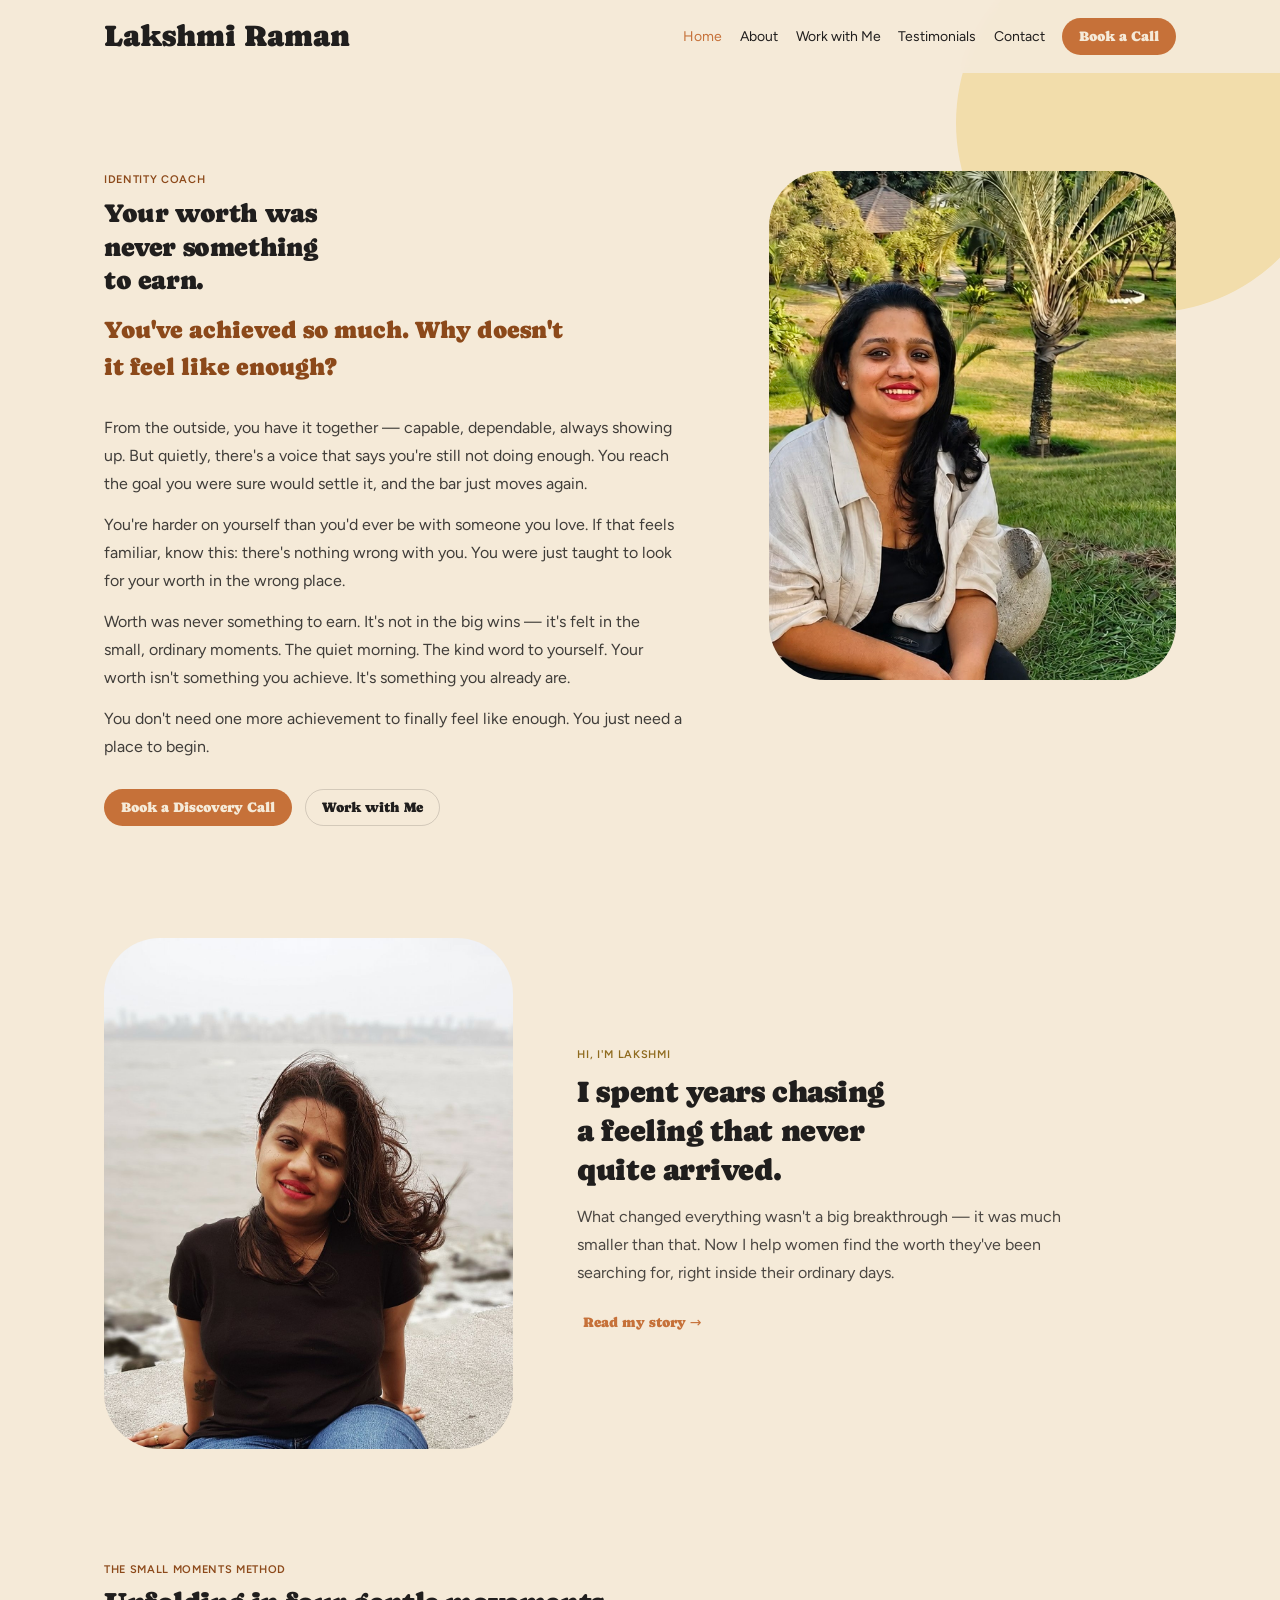
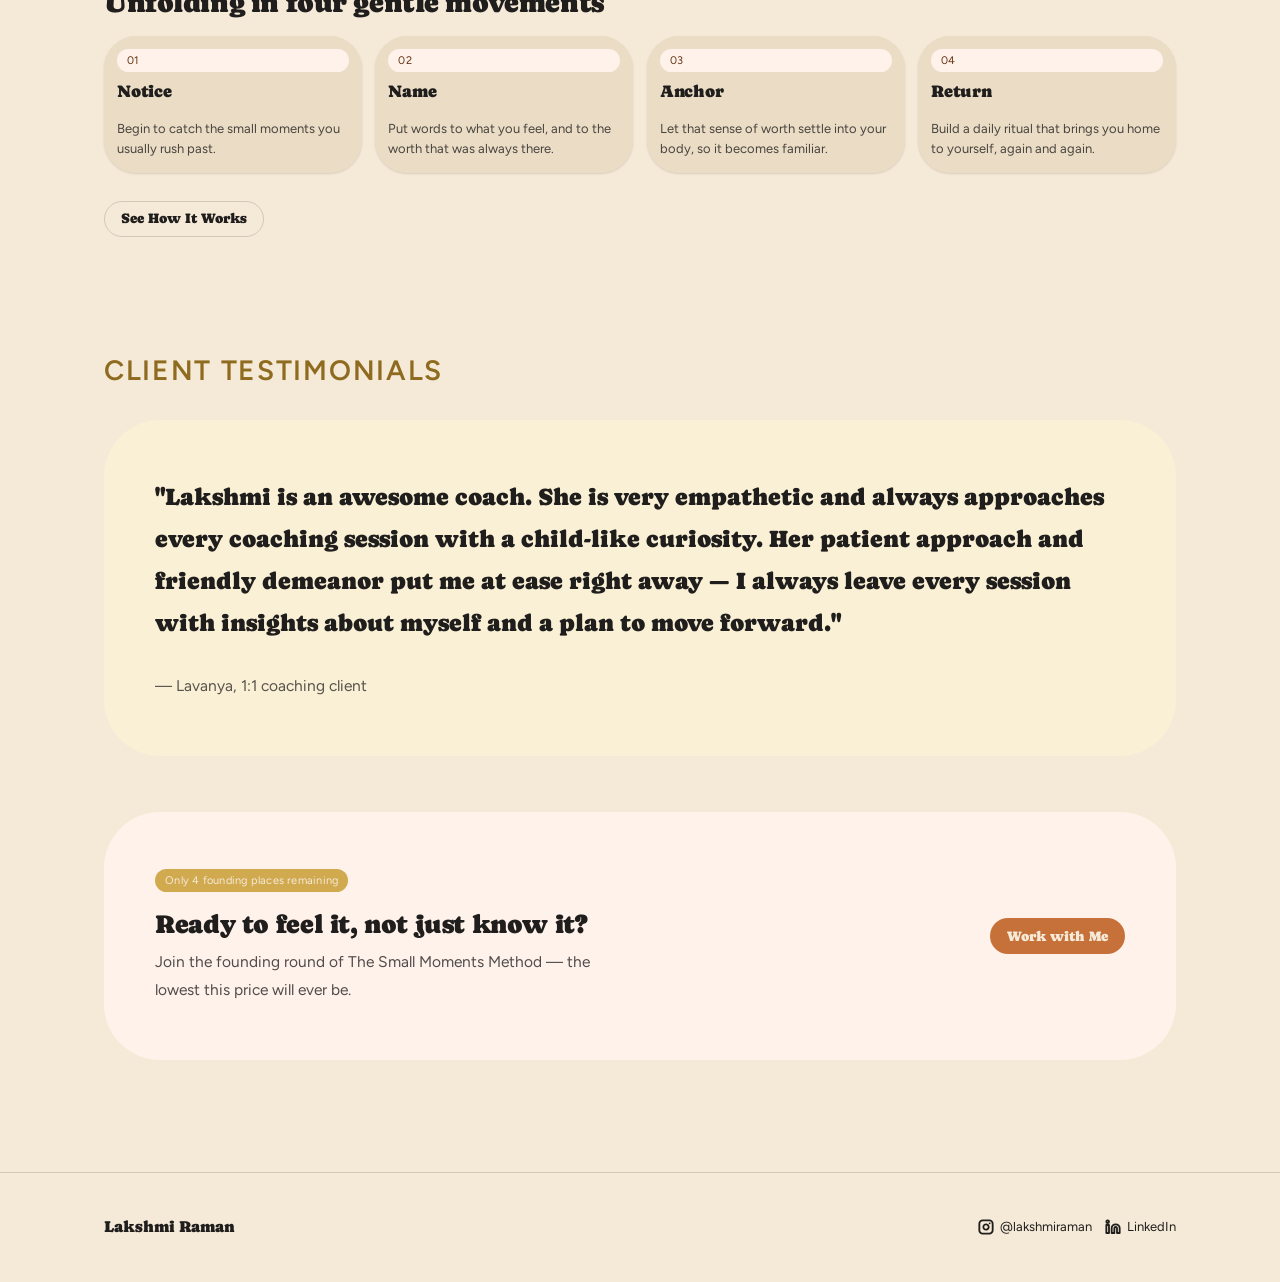
<file: index.html>
<!DOCTYPE html>
<html lang="en">
<head>
<meta charset="utf-8">
<meta name="viewport" content="width=device-width, initial-scale=1">
<title>Lakshmi Raman — The Small Moments Method</title>
<meta name="description" content="A gentle, four-week 1:1 identity coaching journey to help you feel your worth from the inside.">
<link rel="stylesheet" href="styles.css">
</head>
<body>

<nav class="nav">
  <a href="index.html" class="smm-link nav-brand">Lakshmi Raman</a>
  <a href="index.html" class="smm-link" aria-current="page">Home</a>
  <a href="about.html" class="smm-link">About</a>
  <a href="program.html" class="smm-link">Work with Me</a>
  <a href="testimonials.html" class="smm-link">Testimonials</a>
  <a href="contact.html" class="smm-link">Contact</a>
  <a href="contact.html" class="btn btn-primary smm-link">Book a Call</a>
</nav>

<div class="wrap">

  <section class="split top" style="position:relative;padding:calc(3.5 * var(--leading)) 0 calc(2 * var(--leading))">
    <div style="position:absolute;right:-160px;top:-140px;width:380px;height:380px;border-radius:50%;background:var(--color-accent-2-200);pointer-events:none;z-index:-1"></div>
    <div class="col-text" style="flex:3 1 380px">
      <span class="eyebrow">Identity Coach</span>
      <h1 style="font-size:26px;line-height:1.3;margin:0 0 var(--space-3);max-width:16ch">Your worth was never something to earn.</h1>
      <p style="font-family:var(--font-heading);font-weight:400;font-size:24px;color:var(--color-accent-700);margin:0 0 var(--leading);max-width:34ch">You've achieved so much. Why doesn't it feel like enough?</p>
      <div style="font-size:16px;line-height:var(--leading);color:color-mix(in srgb, var(--color-text) 85%, transparent);display:flex;flex-direction:column;gap:var(--space-3);max-width:58ch">
        <p style="margin:0">From the outside, you have it together — capable, dependable, always showing up. But quietly, there's a voice that says you're still not doing enough. You reach the goal you were sure would settle it, and the bar just moves again.</p>
        <p style="margin:0">You're harder on yourself than you'd ever be with someone you love. If that feels familiar, know this: there's nothing wrong with you. You were just taught to look for your worth in the wrong place.</p>
        <p style="margin:0">Worth was never something to earn. It's not in the big wins — it's felt in the small, ordinary moments. The quiet morning. The kind word to yourself. Your worth isn't something you achieve. It's something you already are.</p>
        <p style="margin:0">You don't need one more achievement to finally feel like enough. You just need a place to begin.</p>
      </div>
      <div style="display:flex;gap:var(--space-3);flex-wrap:wrap;margin-top:var(--leading)">
        <a href="contact.html" class="btn btn-primary smm-link">Book a Discovery Call</a>
        <a href="program.html" class="btn btn-secondary smm-link">Work with Me</a>
      </div>
    </div>
    <figure class="col-photo portrait" style="flex:2 1 260px;align-self:start"><img src="assets/lakshmi-photo-garden.jpg" alt="Lakshmi Raman" style="width:100%;height:100%;object-fit:cover"></figure>
  </section>

  <section class="split" style="padding:calc(2 * var(--leading)) 0">
    <figure class="col-photo portrait"><img src="assets/lakshmi-portrait.jpeg" alt="Lakshmi Raman" style="width:100%;height:100%;object-fit:cover"></figure>
    <div class="col-text">
      <span class="eyebrow sage">Hi, I'm Lakshmi</span>
      <h2 style="font-size:30px;line-height:calc(1.4 * var(--leading));margin:0 0 var(--space-3);max-width:22ch">I spent years chasing a feeling that never quite arrived.</h2>
      <p style="font-size:16px;line-height:var(--leading);color:color-mix(in srgb, var(--color-text) 80%, transparent);max-width:52ch;margin:0 0 var(--space-4)">What changed everything wasn't a big breakthrough — it was much smaller than that. Now I help women find the worth they've been searching for, right inside their ordinary days.</p>
      <a href="about.html" class="btn btn-ghost smm-link">Read my story →</a>
    </div>
  </section>

  <section style="padding:calc(2 * var(--leading)) 0">
    <span class="eyebrow">The Small Moments Method</span>
    <h2 style="font-size:28px;margin:0 0 var(--space-4);max-width:36ch">Unfolding in four gentle movements</h2>
    <div class="grid-4">
      <div class="card elev-sm">
        <span class="tag tag-accent">01</span>
        <h3 class="card-title">Notice</h3>
        <p class="card-body">Begin to catch the small moments you usually rush past.</p>
      </div>
      <div class="card elev-sm">
        <span class="tag tag-accent">02</span>
        <h3 class="card-title">Name</h3>
        <p class="card-body">Put words to what you feel, and to the worth that was always there.</p>
      </div>
      <div class="card elev-sm">
        <span class="tag tag-accent">03</span>
        <h3 class="card-title">Anchor</h3>
        <p class="card-body">Let that sense of worth settle into your body, so it becomes familiar.</p>
      </div>
      <div class="card elev-sm">
        <span class="tag tag-accent">04</span>
        <h3 class="card-title">Return</h3>
        <p class="card-body">Build a daily ritual that brings you home to yourself, again and again.</p>
      </div>
    </div>
    <div style="margin-top:var(--leading)">
      <a href="program.html" class="btn btn-secondary smm-link">See How It Works</a>
    </div>
  </section>

  <section style="padding:calc(2 * var(--leading)) 0" id="testimonials">
    <span class="eyebrow sage" style="font-size:28px;margin:0 0 var(--leading)">Client Testimonials</span>
    <div class="grid-testimonials">
      <figure class="panel panel-sage testimonial-card" style="margin:0">
        <blockquote style="font-family:var(--font-heading);font-weight:400;font-size:clamp(20px, 2vw, 24px);line-height:calc(1.5 * var(--leading));margin:0">"Lakshmi is an awesome coach. She is very empathetic and always approaches every coaching session with a child-like curiosity. Her patient approach and friendly demeanor put me at ease right away — I always leave every session with insights about myself and a plan to move forward."</blockquote>
        <figcaption style="font-size:15.5px;line-height:var(--leading);color:color-mix(in srgb, var(--color-text) 75%, transparent);margin:var(--leading) 0 0">— Lavanya, 1:1 coaching client</figcaption>
      </figure>
      <!-- Add the next testimonial by copying the <figure class="panel panel-sage"> block above and editing the quote + name. -->
    </div>
  </section>

  <section style="padding:0 0 calc(3 * var(--leading))">
    <div class="panel panel-accent" style="display:flex;flex-wrap:wrap;gap:var(--leading);align-items:center;justify-content:space-between">
      <div>
        <span class="tag" style="background:var(--color-accent-2-500);color:var(--color-bg);margin-bottom:var(--space-2);display:inline-flex">Only 4 founding places remaining</span>
        <h3 style="font-size:26px;margin:var(--space-2) 0 var(--space-2)">Ready to feel it, not just know it?</h3>
        <p style="font-size:15.5px;line-height:var(--leading);color:color-mix(in srgb, var(--color-text) 78%, transparent);margin:0;max-width:48ch">Join the founding round of The Small Moments Method — the lowest this price will ever be.</p>
      </div>
      <a href="program.html" class="btn btn-primary smm-link">Work with Me</a>
    </div>
  </section>

</div>

<footer>
  <div class="wrap footer-inner">
    <span style="font-family:var(--font-heading);font-size:16px">Lakshmi Raman</span>
    <div style="display:flex;gap:var(--space-3);align-items:center">
      <a href="https://instagram.com/lakshmiraman" target="_blank" rel="noopener" class="smm-link" style="font-size:13px;display:flex;align-items:center;gap:6px"><svg width="16" height="16" viewBox="0 0 24 24" fill="none" stroke="currentColor" stroke-width="2.75" stroke-linecap="round" stroke-linejoin="round"><rect width="20" height="20" x="2" y="2" rx="5" ry="5"></rect><path d="M16 11.37A4 4 0 1 1 12.63 8 4 4 0 0 1 16 11.37z"></path><line x1="17.5" x2="17.51" y1="6.5" y2="6.5"></line></svg> @lakshmiraman</a>
      <a href="https://www.linkedin.com/in/lakshmi-raman-5a0a5632/" target="_blank" rel="noopener" class="smm-link" style="font-size:13px;display:flex;align-items:center;gap:6px"><svg width="16" height="16" viewBox="0 0 24 24" fill="none" stroke="currentColor" stroke-width="2.75" stroke-linecap="round" stroke-linejoin="round"><path d="M16 8a6 6 0 0 1 6 6v7h-4v-7a2 2 0 0 0-2-2 2 2 0 0 0-2 2v7h-4v-7a6 6 0 0 1 6-6z"></path><rect width="4" height="12" x="2" y="9"></rect><circle cx="4" cy="4" r="2"></circle></svg> LinkedIn</a>
    </div>
  </div>
</footer>

</body>
</html>
</file>
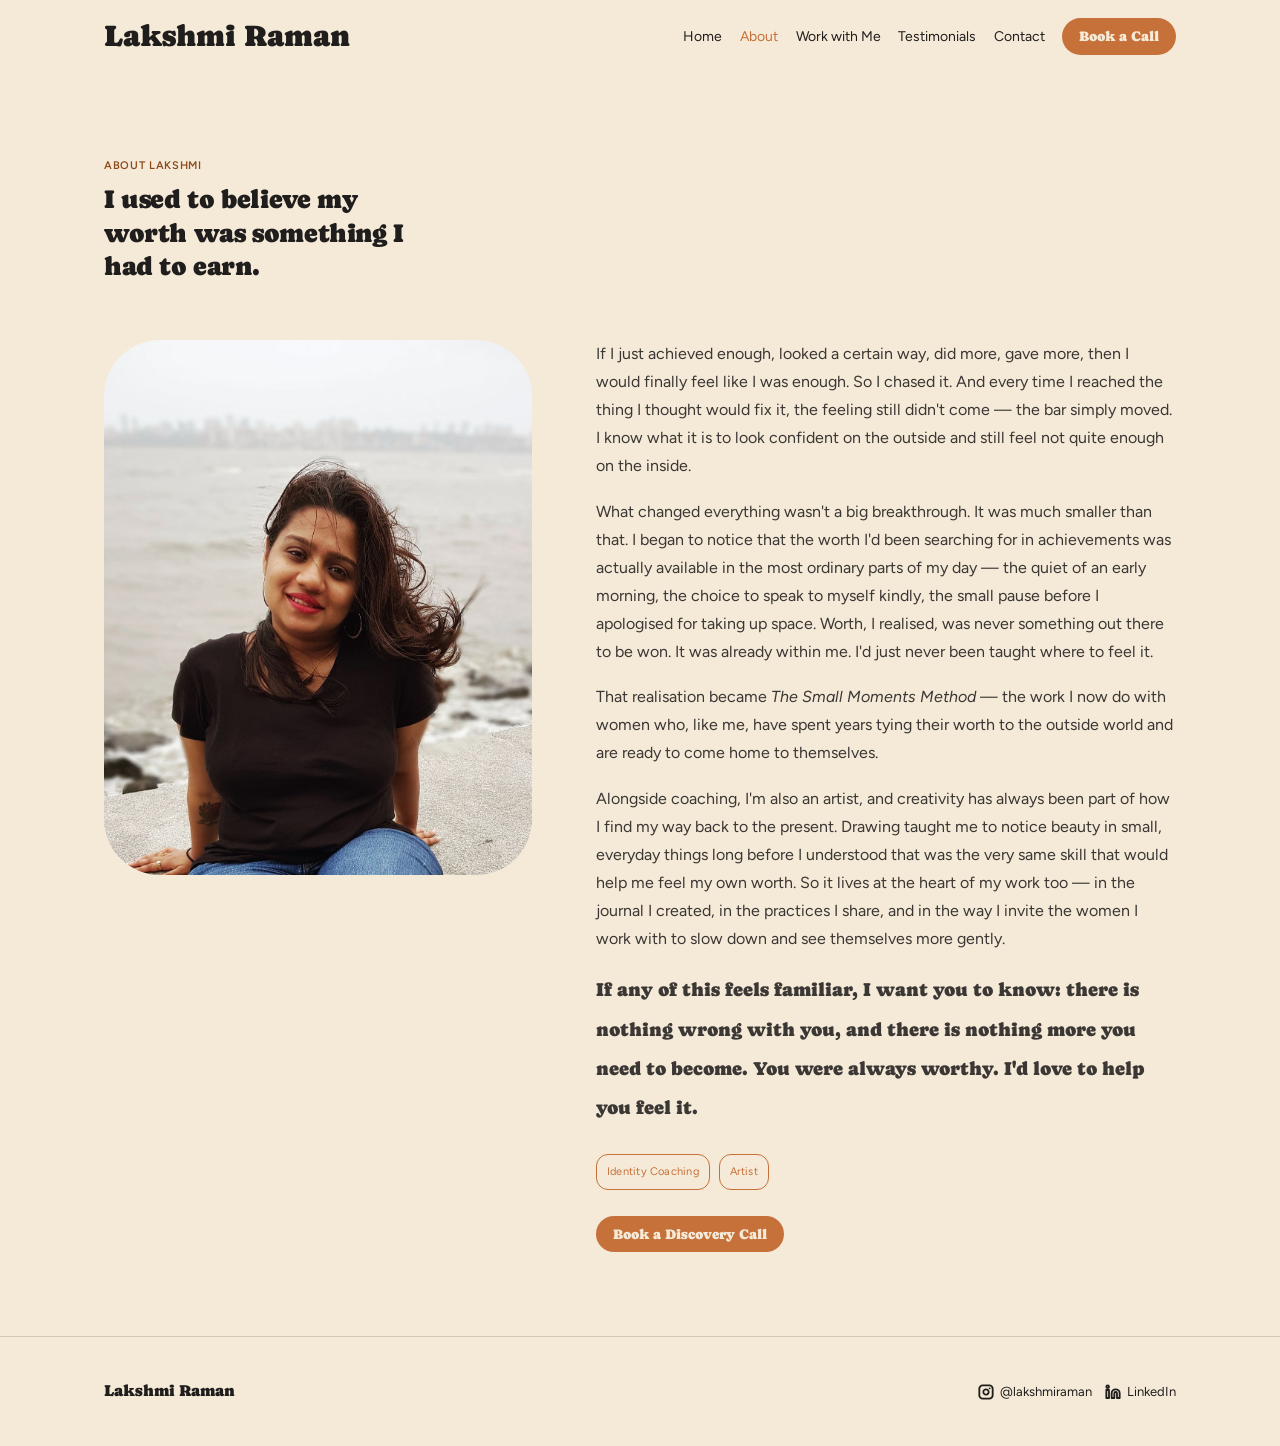
<file: about.html>
<!DOCTYPE html>
<html lang="en">
<head>
<meta charset="utf-8">
<meta name="viewport" content="width=device-width, initial-scale=1">
<title>About — Lakshmi Raman</title>
<meta name="description" content="I used to believe my worth was something I had to earn. The story behind The Small Moments Method.">
<link rel="stylesheet" href="styles.css">
</head>
<body>

<nav class="nav">
  <a href="index.html" class="smm-link nav-brand">Lakshmi Raman</a>
  <a href="index.html" class="smm-link">Home</a>
  <a href="about.html" class="smm-link" aria-current="page">About</a>
  <a href="program.html" class="smm-link">Work with Me</a>
  <a href="testimonials.html" class="smm-link">Testimonials</a>
  <a href="contact.html" class="smm-link">Contact</a>
  <a href="contact.html" class="btn btn-primary smm-link">Book a Call</a>
</nav>

<div class="wrap">

  <section style="padding:calc(3 * var(--leading)) 0 var(--leading)">
    <span class="eyebrow">About Lakshmi</span>
    <h1 style="font-size:26px;line-height:1.3;margin:0;max-width:20ch">I used to believe my worth was something I had to earn.</h1>
  </section>

  <section class="split top" style="padding:var(--leading) 0 calc(2 * var(--leading))">
    <figure class="col-photo portrait" style="align-self:start"><img src="assets/lakshmi-portrait.jpeg" alt="Lakshmi Raman" style="width:100%;height:100%;object-fit:cover"></figure>
    <div class="col-text" style="display:flex;flex-direction:column;gap:var(--space-4);font-size:16px;line-height:var(--leading);color:color-mix(in srgb, var(--color-text) 88%, transparent);max-width:58ch">
      <p style="margin:0">If I just achieved enough, looked a certain way, did more, gave more, then I would finally feel like I was enough. So I chased it. And every time I reached the thing I thought would fix it, the feeling still didn't come — the bar simply moved. I know what it is to look confident on the outside and still feel not quite enough on the inside.</p>
      <p style="margin:0">What changed everything wasn't a big breakthrough. It was much smaller than that. I began to notice that the worth I'd been searching for in achievements was actually available in the most ordinary parts of my day — the quiet of an early morning, the choice to speak to myself kindly, the small pause before I apologised for taking up space. Worth, I realised, was never something out there to be won. It was already within me. I'd just never been taught where to feel it.</p>
      <p style="margin:0">That realisation became <em>The Small Moments Method</em> — the work I now do with women who, like me, have spent years tying their worth to the outside world and are ready to come home to themselves.</p>
      <p style="margin:0">Alongside coaching, I'm also an artist, and creativity has always been part of how I find my way back to the present. Drawing taught me to notice beauty in small, everyday things long before I understood that was the very same skill that would help me feel my own worth. So it lives at the heart of my work too — in the journal I created, in the practices I share, and in the way I invite the women I work with to slow down and see themselves more gently.</p>
      <p style="margin:0;font-family:var(--font-heading);font-size:19px;line-height:calc(1.4 * var(--leading))">If any of this feels familiar, I want you to know: there is nothing wrong with you, and there is nothing more you need to become. You were always worthy. I'd love to help you feel it.</p>
      <div style="display:flex;gap:var(--space-2);flex-wrap:wrap;margin-top:var(--space-2)">
        <span class="tag tag-outline">Identity Coaching</span>
        <span class="tag tag-outline">Artist</span>
      </div>
      <div style="margin-top:var(--space-2)">
        <a href="contact.html" class="btn btn-primary smm-link">Book a Discovery Call</a>
      </div>
    </div>
  </section>

</div>

<footer>
  <div class="wrap footer-inner">
    <span style="font-family:var(--font-heading);font-size:16px">Lakshmi Raman</span>
    <div style="display:flex;gap:var(--space-3);align-items:center">
      <a href="https://instagram.com/lakshmiraman" target="_blank" rel="noopener" class="smm-link" style="font-size:13px;display:flex;align-items:center;gap:6px"><svg width="16" height="16" viewBox="0 0 24 24" fill="none" stroke="currentColor" stroke-width="2.75" stroke-linecap="round" stroke-linejoin="round"><rect width="20" height="20" x="2" y="2" rx="5" ry="5"></rect><path d="M16 11.37A4 4 0 1 1 12.63 8 4 4 0 0 1 16 11.37z"></path><line x1="17.5" x2="17.51" y1="6.5" y2="6.5"></line></svg> @lakshmiraman</a>
      <a href="https://www.linkedin.com/in/lakshmi-raman-5a0a5632/" target="_blank" rel="noopener" class="smm-link" style="font-size:13px;display:flex;align-items:center;gap:6px"><svg width="16" height="16" viewBox="0 0 24 24" fill="none" stroke="currentColor" stroke-width="2.75" stroke-linecap="round" stroke-linejoin="round"><path d="M16 8a6 6 0 0 1 6 6v7h-4v-7a2 2 0 0 0-2-2 2 2 0 0 0-2 2v7h-4v-7a6 6 0 0 1 6-6z"></path><rect width="4" height="12" x="2" y="9"></rect><circle cx="4" cy="4" r="2"></circle></svg> LinkedIn</a>
    </div>
  </div>
</footer>

</body>
</html>
</file>
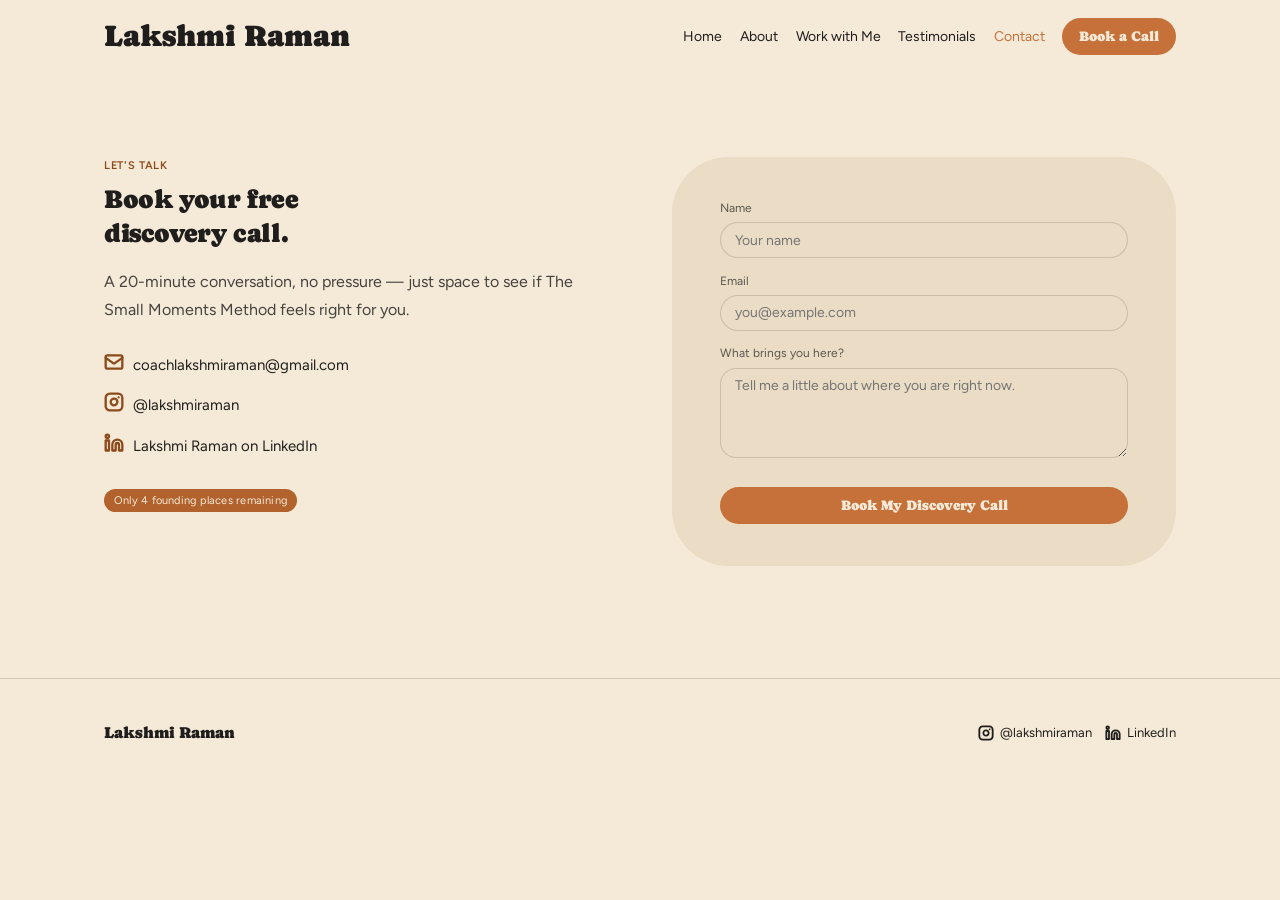
<file: contact.html>
<!DOCTYPE html>
<html lang="en">
<head>
<meta charset="utf-8">
<meta name="viewport" content="width=device-width, initial-scale=1">
<title>Contact — Lakshmi Raman</title>
<meta name="description" content="Book your free discovery call with Lakshmi Raman, Identity Coach.">
<link rel="stylesheet" href="styles.css">
</head>
<body>

<nav class="nav">
  <a href="index.html" class="smm-link nav-brand">Lakshmi Raman</a>
  <a href="index.html" class="smm-link">Home</a>
  <a href="about.html" class="smm-link">About</a>
  <a href="program.html" class="smm-link">Work with Me</a>
  <a href="testimonials.html" class="smm-link">Testimonials</a>
  <a href="contact.html" class="smm-link" aria-current="page">Contact</a>
  <a href="contact.html" class="btn btn-primary smm-link">Book a Call</a>
</nav>

<div class="wrap">

  <section style="padding:calc(3 * var(--leading)) 0 calc(3 * var(--leading));display:grid;grid-template-columns:repeat(auto-fit, minmax(300px, 1fr));gap:calc(2 * var(--leading)) clamp(24px, 5vw, 72px)">
    <div>
      <span class="eyebrow">Let's talk</span>
      <h1 style="font-size:26px;line-height:1.3;margin:0 0 var(--space-4);max-width:18ch">Book your free discovery call.</h1>
      <p style="font-size:16px;line-height:var(--leading);max-width:48ch;color:color-mix(in srgb, var(--color-text) 82%, transparent);margin:0 0 var(--leading)">A 20-minute conversation, no pressure — just space to see if The Small Moments Method feels right for you.</p>
      <div style="display:flex;flex-direction:column;gap:var(--space-3);margin-bottom:var(--leading)">
        <a href="mailto:coachlakshmiraman@gmail.com" class="smm-link" style="display:flex;align-items:center;gap:var(--space-2);font-size:15px">
          <span style="color:var(--color-accent-700)"><svg width="20" height="20" viewBox="0 0 24 24" fill="none" stroke="currentColor" stroke-width="2.75" stroke-linecap="round" stroke-linejoin="round"><rect x="2" y="4" width="20" height="16" rx="2"></rect><path d="m2 7 8.97 6.4a1.94 1.94 0 0 0 2.06 0L22 7"></path></svg></span> coachlakshmiraman@gmail.com
        </a>
        <a href="https://instagram.com/lakshmiraman" target="_blank" rel="noopener" class="smm-link" style="display:flex;align-items:center;gap:var(--space-2);font-size:15px">
          <span style="color:var(--color-accent-700)"><svg width="20" height="20" viewBox="0 0 24 24" fill="none" stroke="currentColor" stroke-width="2.75" stroke-linecap="round" stroke-linejoin="round"><rect width="20" height="20" x="2" y="2" rx="5" ry="5"></rect><path d="M16 11.37A4 4 0 1 1 12.63 8 4 4 0 0 1 16 11.37z"></path><line x1="17.5" x2="17.51" y1="6.5" y2="6.5"></line></svg></span> @lakshmiraman
        </a>
        <a href="https://www.linkedin.com/in/lakshmi-raman-5a0a5632/" target="_blank" rel="noopener" class="smm-link" style="display:flex;align-items:center;gap:var(--space-2);font-size:15px">
          <span style="color:var(--color-accent-700)"><svg width="20" height="20" viewBox="0 0 24 24" fill="none" stroke="currentColor" stroke-width="2.75" stroke-linecap="round" stroke-linejoin="round"><path d="M16 8a6 6 0 0 1 6 6v7h-4v-7a2 2 0 0 0-2-2 2 2 0 0 0-2 2v7h-4v-7a6 6 0 0 1 6-6z"></path><rect width="4" height="12" x="2" y="9"></rect><circle cx="4" cy="4" r="2"></circle></svg></span> Lakshmi Raman on LinkedIn
        </a>
      </div>
      <span class="tag" style="background:var(--color-accent-600);color:var(--color-bg);display:inline-flex">Only 4 founding places remaining</span>
    </div>
    <form id="contact-form" class="panel panel-surface" style="padding:calc(1.5 * var(--leading)) clamp(24px, 4vw, 48px);display:flex;flex-direction:column;gap:var(--space-3)">
      <div class="field">
        <label for="smm-name">Name</label>
        <input class="input" id="smm-name" name="name" type="text" placeholder="Your name" required/>
      </div>
      <div class="field">
        <label for="smm-email">Email</label>
        <input class="input" id="smm-email" name="email" type="email" placeholder="you@example.com" required/>
      </div>
      <div class="field">
        <label for="smm-msg">What brings you here?</label>
        <textarea class="input" id="smm-msg" name="message" placeholder="Tell me a little about where you are right now."></textarea>
      </div>
      <button type="submit" id="contact-submit" class="btn btn-primary btn-block">Book My Discovery Call</button>
    </form>
  </section>

</div>

<footer>
  <div class="wrap footer-inner">
    <span style="font-family:var(--font-heading);font-size:16px">Lakshmi Raman</span>
    <div style="display:flex;gap:var(--space-3);align-items:center">
      <a href="https://instagram.com/lakshmiraman" target="_blank" rel="noopener" class="smm-link" style="font-size:13px;display:flex;align-items:center;gap:6px"><svg width="16" height="16" viewBox="0 0 24 24" fill="none" stroke="currentColor" stroke-width="2.75" stroke-linecap="round" stroke-linejoin="round"><rect width="20" height="20" x="2" y="2" rx="5" ry="5"></rect><path d="M16 11.37A4 4 0 1 1 12.63 8 4 4 0 0 1 16 11.37z"></path><line x1="17.5" x2="17.51" y1="6.5" y2="6.5"></line></svg> @lakshmiraman</a>
      <a href="https://www.linkedin.com/in/lakshmi-raman-5a0a5632/" target="_blank" rel="noopener" class="smm-link" style="font-size:13px;display:flex;align-items:center;gap:6px"><svg width="16" height="16" viewBox="0 0 24 24" fill="none" stroke="currentColor" stroke-width="2.75" stroke-linecap="round" stroke-linejoin="round"><path d="M16 8a6 6 0 0 1 6 6v7h-4v-7a2 2 0 0 0-2-2 2 2 0 0 0-2 2v7h-4v-7a6 6 0 0 1 6-6z"></path><rect width="4" height="12" x="2" y="9"></rect><circle cx="4" cy="4" r="2"></circle></svg> LinkedIn</a>
    </div>
  </div>
</footer>

<script>
  document.getElementById('contact-form').addEventListener('submit', function (e) {
    e.preventDefault();
    var name = document.getElementById('smm-name').value;
    var email = document.getElementById('smm-email').value;
    var message = document.getElementById('smm-msg').value;
    var body = 'Name: ' + name + '\nEmail: ' + email + '\n\n' + message;
    window.location.href = 'mailto:coachlakshmiraman@gmail.com?subject=' + encodeURIComponent('Discovery call request') + '&body=' + encodeURIComponent(body);
    document.getElementById('contact-submit').textContent = "Thank you — I'll be in touch soon";
    document.getElementById('contact-submit').disabled = true;
  });
</script>

</body>
</html>
</file>
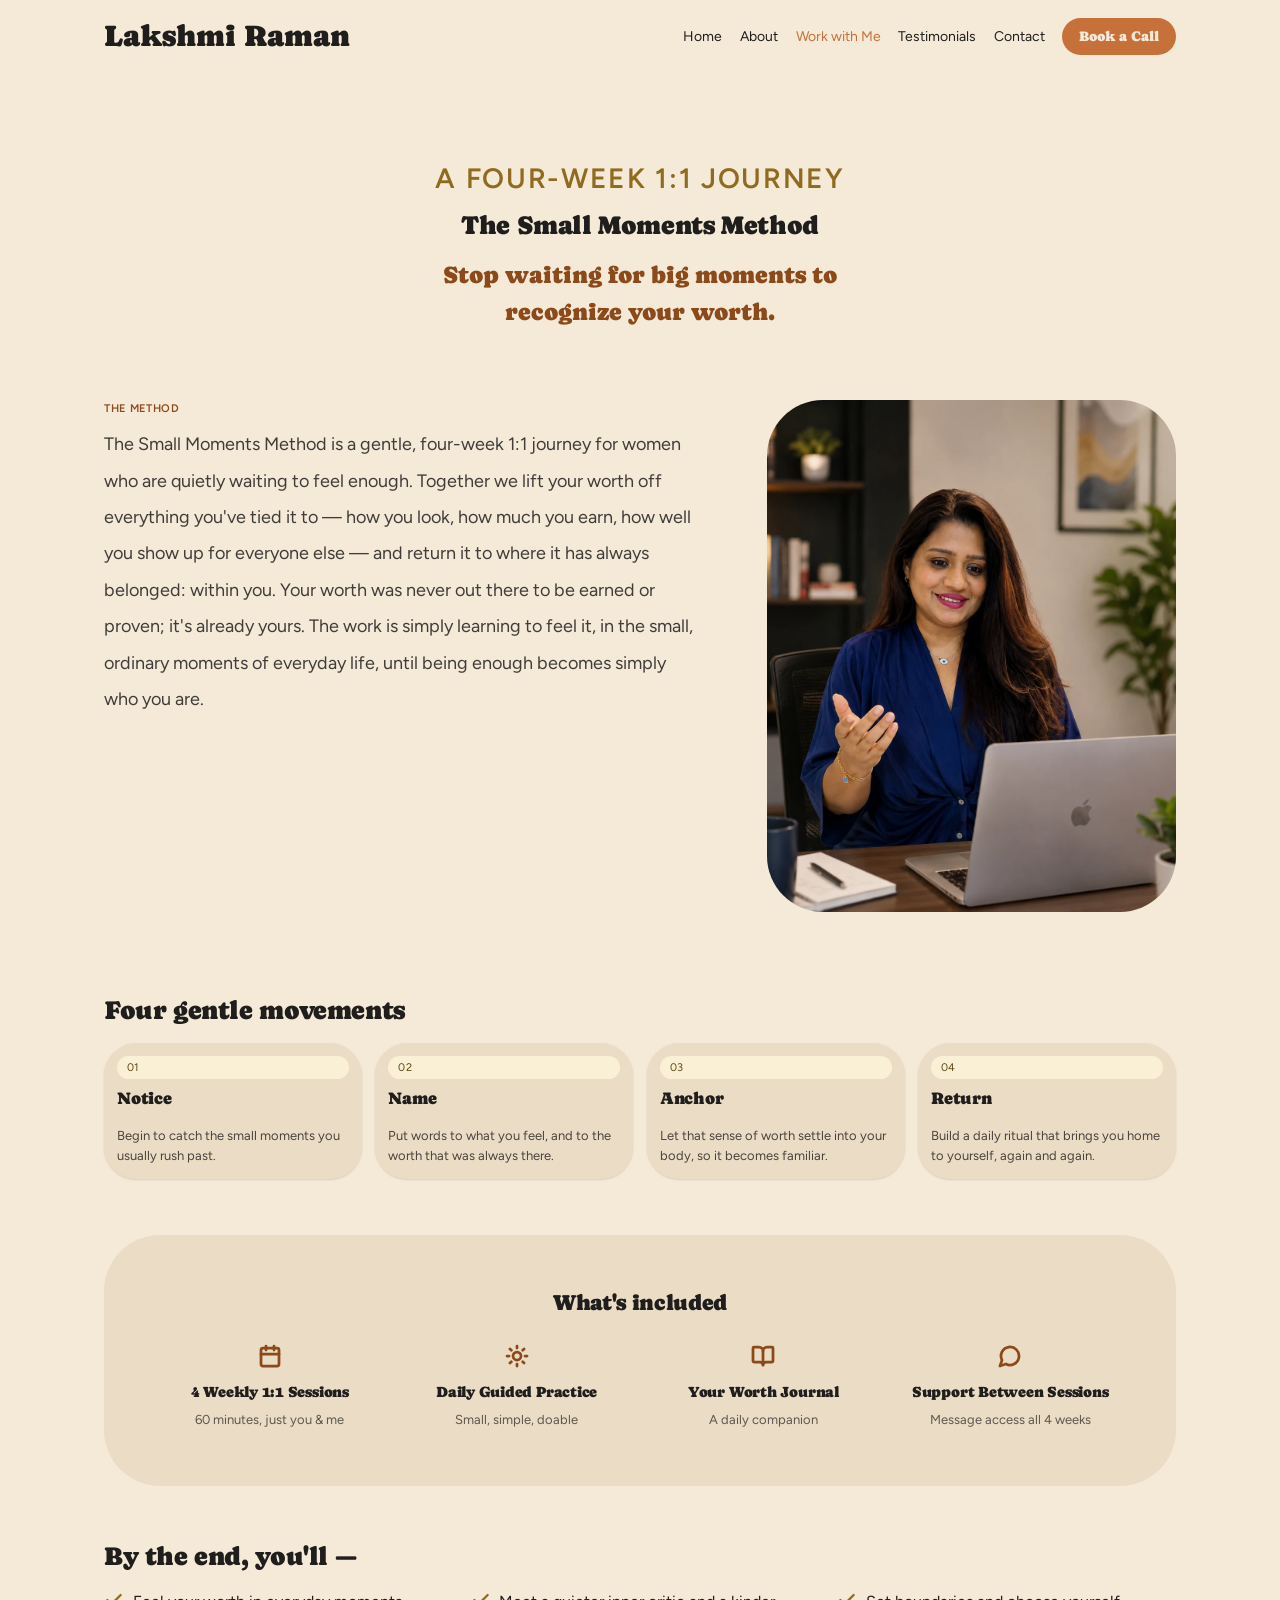
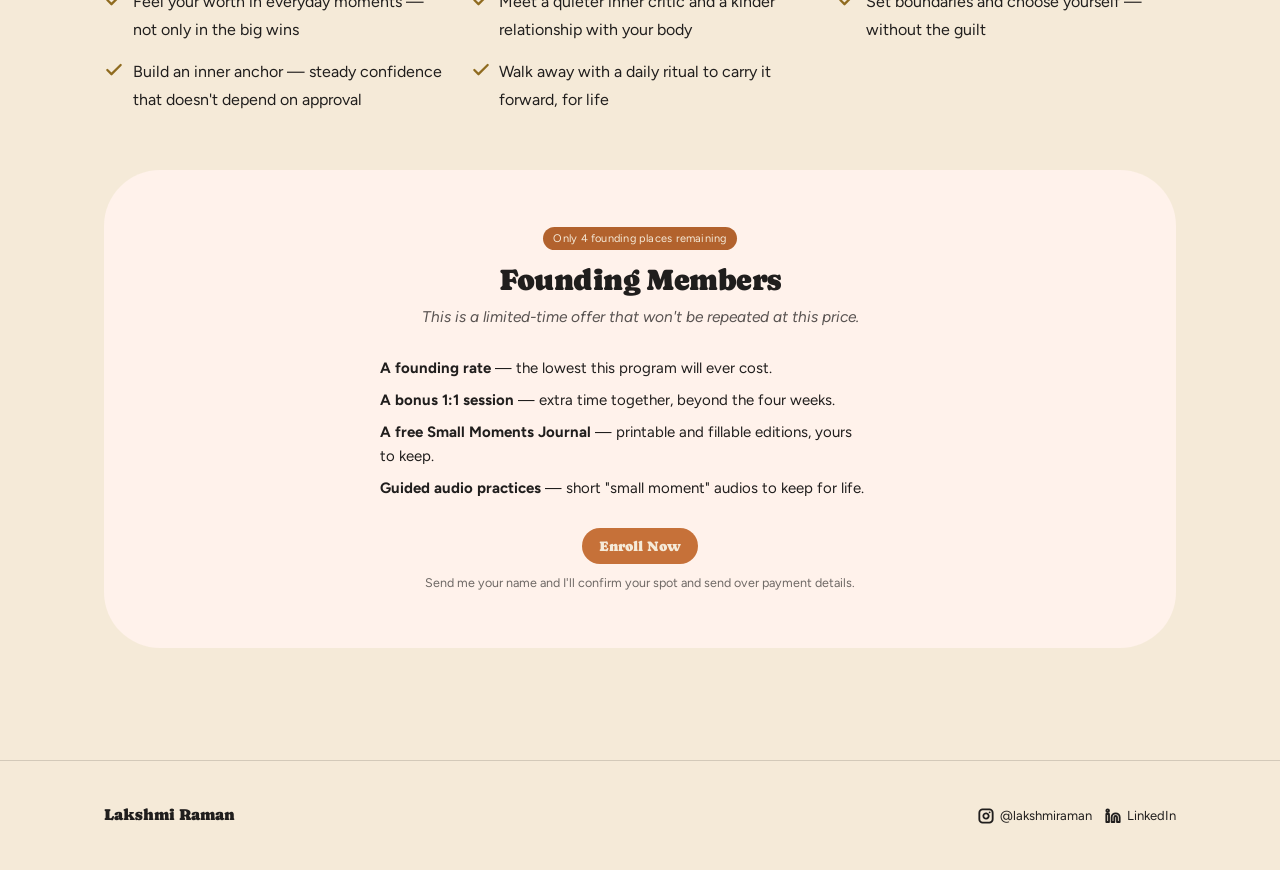
<file: program.html>
<!DOCTYPE html>
<html lang="en">
<head>
<meta charset="utf-8">
<meta name="viewport" content="width=device-width, initial-scale=1">
<title>Work with Me — The Small Moments Method</title>
<meta name="description" content="A four-week 1:1 journey. Stop waiting for big moments to recognize your worth.">
<link rel="stylesheet" href="styles.css">
</head>
<body>

<nav class="nav">
  <a href="index.html" class="smm-link nav-brand">Lakshmi Raman</a>
  <a href="index.html" class="smm-link">Home</a>
  <a href="about.html" class="smm-link">About</a>
  <a href="program.html" class="smm-link" aria-current="page">Work with Me</a>
  <a href="testimonials.html" class="smm-link">Testimonials</a>
  <a href="contact.html" class="smm-link">Contact</a>
  <a href="contact.html" class="btn btn-primary smm-link">Book a Call</a>
</nav>

<div class="wrap">

  <section style="padding:calc(3 * var(--leading)) 0 14px;text-align:center">
    <span class="eyebrow sage" style="display:block;font-size:28px">A four-week 1:1 journey</span>
    <h1 style="font-size:26px;line-height:1.3;margin:0 0 var(--space-3)">The Small Moments Method</h1>
    <p style="font-family:var(--font-heading);font-weight:400;font-size:24px;color:var(--color-accent-700);margin:0 auto;max-width:36ch">Stop waiting for big moments to recognize your worth.</p>
  </section>

  <section class="split top" style="padding:calc(2 * var(--leading)) 0">
    <div class="col-text">
      <span class="eyebrow">The Method</span>
      <p style="font-size:18px;line-height:calc(1.3 * var(--leading));max-width:70ch;color:color-mix(in srgb, var(--color-text) 85%, transparent);margin:0">The Small Moments Method is a gentle, four-week 1:1 journey for women who are quietly waiting to feel enough. Together we lift your worth off everything you've tied it to — how you look, how much you earn, how well you show up for everyone else — and return it to where it has always belonged: within you. Your worth was never out there to be earned or proven; it's already yours. The work is simply learning to feel it, in the small, ordinary moments of everyday life, until being enough becomes simply who you are.</p>
    </div>
    <figure class="col-photo portrait"><img src="assets/lakshmi-photo-work.webp" alt="Lakshmi Raman" style="width:100%;height:100%;object-fit:cover"></figure>
  </section>

  <section style="padding:var(--leading) 0 calc(2 * var(--leading))">
    <h2 style="font-size:26px;margin:0 0 var(--space-4)">Four gentle movements</h2>
    <div class="grid-4">
      <div class="card elev-sm">
        <span class="tag tag-accent-2">01</span>
        <h3 class="card-title">Notice</h3>
        <p class="card-body">Begin to catch the small moments you usually rush past.</p>
      </div>
      <div class="card elev-sm">
        <span class="tag tag-accent-2">02</span>
        <h3 class="card-title">Name</h3>
        <p class="card-body">Put words to what you feel, and to the worth that was always there.</p>
      </div>
      <div class="card elev-sm">
        <span class="tag tag-accent-2">03</span>
        <h3 class="card-title">Anchor</h3>
        <p class="card-body">Let that sense of worth settle into your body, so it becomes familiar.</p>
      </div>
      <div class="card elev-sm">
        <span class="tag tag-accent-2">04</span>
        <h3 class="card-title">Return</h3>
        <p class="card-body">Build a daily ritual that brings you home to yourself, again and again.</p>
      </div>
    </div>
  </section>

  <section style="padding:0 0 calc(2 * var(--leading))">
    <div class="panel panel-surface">
      <h2 style="font-size:22px;margin:0 0 var(--leading);text-align:center">What's included</h2>
      <div class="grid-icons">
        <div style="display:flex;flex-direction:column;align-items:center;text-align:center;gap:var(--space-2)">
          <span style="color:var(--color-accent-700)"><svg width="24" height="24" viewBox="0 0 24 24" fill="none" stroke="currentColor" stroke-width="2.75" stroke-linecap="round" stroke-linejoin="round"><rect x="3" y="4" width="18" height="18" rx="2"></rect><path d="M16 2v4"></path><path d="M8 2v4"></path><path d="M3 10h18"></path></svg></span>
          <h4 style="font-size:15px;margin:0">4 Weekly 1:1 Sessions</h4>
          <p style="font-size:13px;margin:0;color:color-mix(in srgb, var(--color-text) 70%, transparent)">60 minutes, just you &amp; me</p>
        </div>
        <div style="display:flex;flex-direction:column;align-items:center;text-align:center;gap:var(--space-2)">
          <span style="color:var(--color-accent-700)"><svg width="24" height="24" viewBox="0 0 24 24" fill="none" stroke="currentColor" stroke-width="2.75" stroke-linecap="round" stroke-linejoin="round"><circle cx="12" cy="12" r="4"></circle><path d="M12 2v2"></path><path d="M12 20v2"></path><path d="m4.93 4.93 1.41 1.41"></path><path d="m17.66 17.66 1.41 1.41"></path><path d="M2 12h2"></path><path d="M20 12h2"></path><path d="m6.34 17.66-1.41 1.41"></path><path d="m19.07 4.93-1.41 1.41"></path></svg></span>
          <h4 style="font-size:15px;margin:0">Daily Guided Practice</h4>
          <p style="font-size:13px;margin:0;color:color-mix(in srgb, var(--color-text) 70%, transparent)">Small, simple, doable</p>
        </div>
        <div style="display:flex;flex-direction:column;align-items:center;text-align:center;gap:var(--space-2)">
          <span style="color:var(--color-accent-700)"><svg width="24" height="24" viewBox="0 0 24 24" fill="none" stroke="currentColor" stroke-width="2.75" stroke-linecap="round" stroke-linejoin="round"><path d="M12 7v14"></path><path d="M3 18a1 1 0 0 1-1-1V4a1 1 0 0 1 1-1h5a4 4 0 0 1 4 4 4 4 0 0 1 4-4h5a1 1 0 0 1 1 1v13a1 1 0 0 1-1 1h-6a3 3 0 0 0-3 3 3 3 0 0 0-3-3z"></path></svg></span>
          <h4 style="font-size:15px;margin:0">Your Worth Journal</h4>
          <p style="font-size:13px;margin:0;color:color-mix(in srgb, var(--color-text) 70%, transparent)">A daily companion</p>
        </div>
        <div style="display:flex;flex-direction:column;align-items:center;text-align:center;gap:var(--space-2)">
          <span style="color:var(--color-accent-700)"><svg width="24" height="24" viewBox="0 0 24 24" fill="none" stroke="currentColor" stroke-width="2.75" stroke-linecap="round" stroke-linejoin="round"><path d="M7.9 20A9 9 0 1 0 4 16.1L2 22Z"></path></svg></span>
          <h4 style="font-size:15px;margin:0">Support Between Sessions</h4>
          <p style="font-size:13px;margin:0;color:color-mix(in srgb, var(--color-text) 70%, transparent)">Message access all 4 weeks</p>
        </div>
      </div>
    </div>
  </section>

  <section style="padding:0 0 calc(2 * var(--leading))">
    <h2 style="font-size:26px;margin:0 0 var(--space-4)">By the end, you'll —</h2>
    <div class="grid-outcomes">
      <div style="display:flex;gap:var(--space-2);align-items:flex-start">
        <span style="color:var(--color-accent-2-700);flex:none;margin-top:2px"><svg width="20" height="20" viewBox="0 0 24 24" fill="none" stroke="currentColor" stroke-width="2.75" stroke-linecap="round" stroke-linejoin="round"><path d="M20 6 9 17l-5-5"></path></svg></span>
        <p style="margin:0;font-size:16px;line-height:var(--leading)">Feel your worth in everyday moments — not only in the big wins</p>
      </div>
      <div style="display:flex;gap:var(--space-2);align-items:flex-start">
        <span style="color:var(--color-accent-2-700);flex:none;margin-top:2px"><svg width="20" height="20" viewBox="0 0 24 24" fill="none" stroke="currentColor" stroke-width="2.75" stroke-linecap="round" stroke-linejoin="round"><path d="M20 6 9 17l-5-5"></path></svg></span>
        <p style="margin:0;font-size:16px;line-height:var(--leading)">Meet a quieter inner critic and a kinder relationship with your body</p>
      </div>
      <div style="display:flex;gap:var(--space-2);align-items:flex-start">
        <span style="color:var(--color-accent-2-700);flex:none;margin-top:2px"><svg width="20" height="20" viewBox="0 0 24 24" fill="none" stroke="currentColor" stroke-width="2.75" stroke-linecap="round" stroke-linejoin="round"><path d="M20 6 9 17l-5-5"></path></svg></span>
        <p style="margin:0;font-size:16px;line-height:var(--leading)">Set boundaries and choose yourself — without the guilt</p>
      </div>
      <div style="display:flex;gap:var(--space-2);align-items:flex-start">
        <span style="color:var(--color-accent-2-700);flex:none;margin-top:2px"><svg width="20" height="20" viewBox="0 0 24 24" fill="none" stroke="currentColor" stroke-width="2.75" stroke-linecap="round" stroke-linejoin="round"><path d="M20 6 9 17l-5-5"></path></svg></span>
        <p style="margin:0;font-size:16px;line-height:var(--leading)">Build an inner anchor — steady confidence that doesn't depend on approval</p>
      </div>
      <div style="display:flex;gap:var(--space-2);align-items:flex-start">
        <span style="color:var(--color-accent-2-700);flex:none;margin-top:2px"><svg width="20" height="20" viewBox="0 0 24 24" fill="none" stroke="currentColor" stroke-width="2.75" stroke-linecap="round" stroke-linejoin="round"><path d="M20 6 9 17l-5-5"></path></svg></span>
        <p style="margin:0;font-size:16px;line-height:var(--leading)">Walk away with a daily ritual to carry it forward, for life</p>
      </div>
    </div>
  </section>

  <section style="padding:0 0 calc(3 * var(--leading))">
    <div class="panel panel-accent" style="text-align:center">
      <span class="tag" style="background:var(--color-accent-600);color:var(--color-bg);margin-bottom:var(--space-3);display:inline-flex">Only 4 founding places remaining</span>
      <h2 style="font-size:30px;margin:0 0 var(--space-2)">Founding Members</h2>
      <p style="font-style:italic;font-size:15.5px;color:color-mix(in srgb, var(--color-text) 75%, transparent);margin:0 auto var(--leading);max-width:48ch">This is a limited-time offer that won't be repeated at this price.</p>
      <div style="display:flex;flex-direction:column;gap:var(--space-2);max-width:52ch;margin:0 auto var(--leading);text-align:left">
        <p style="margin:0"><strong>A founding rate</strong> — the lowest this program will ever cost.</p>
        <p style="margin:0"><strong>A bonus 1:1 session</strong> — extra time together, beyond the four weeks.</p>
        <p style="margin:0"><strong>A free Small Moments Journal</strong> — printable and fillable editions, yours to keep.</p>
        <p style="margin:0"><strong>Guided audio practices</strong> — short "small moment" audios to keep for life.</p>
      </div>
      <div style="display:flex;gap:var(--space-3);justify-content:center;flex-wrap:wrap">
        <a href="mailto:coachlakshmiraman@gmail.com?subject=Enroll%20in%20The%20Small%20Moments%20Method" class="btn btn-primary smm-link">Enroll Now</a>
      </div>
      <p style="font-size:12.5px;color:color-mix(in srgb, var(--color-text) 65%, transparent);margin:var(--space-2) 0 0">Send me your name and I'll confirm your spot and send over payment details.</p>
    </div>
  </section>

</div>

<footer>
  <div class="wrap footer-inner">
    <span style="font-family:var(--font-heading);font-size:16px">Lakshmi Raman</span>
    <div style="display:flex;gap:var(--space-3);align-items:center">
      <a href="https://instagram.com/lakshmiraman" target="_blank" rel="noopener" class="smm-link" style="font-size:13px;display:flex;align-items:center;gap:6px"><svg width="16" height="16" viewBox="0 0 24 24" fill="none" stroke="currentColor" stroke-width="2.75" stroke-linecap="round" stroke-linejoin="round"><rect width="20" height="20" x="2" y="2" rx="5" ry="5"></rect><path d="M16 11.37A4 4 0 1 1 12.63 8 4 4 0 0 1 16 11.37z"></path><line x1="17.5" x2="17.51" y1="6.5" y2="6.5"></line></svg> @lakshmiraman</a>
      <a href="https://www.linkedin.com/in/lakshmi-raman-5a0a5632/" target="_blank" rel="noopener" class="smm-link" style="font-size:13px;display:flex;align-items:center;gap:6px"><svg width="16" height="16" viewBox="0 0 24 24" fill="none" stroke="currentColor" stroke-width="2.75" stroke-linecap="round" stroke-linejoin="round"><path d="M16 8a6 6 0 0 1 6 6v7h-4v-7a2 2 0 0 0-2-2 2 2 0 0 0-2 2v7h-4v-7a6 6 0 0 1 6-6z"></path><rect width="4" height="12" x="2" y="9"></rect><circle cx="4" cy="4" r="2"></circle></svg> LinkedIn</a>
    </div>
  </div>
</footer>

</body>
</html>
</file>
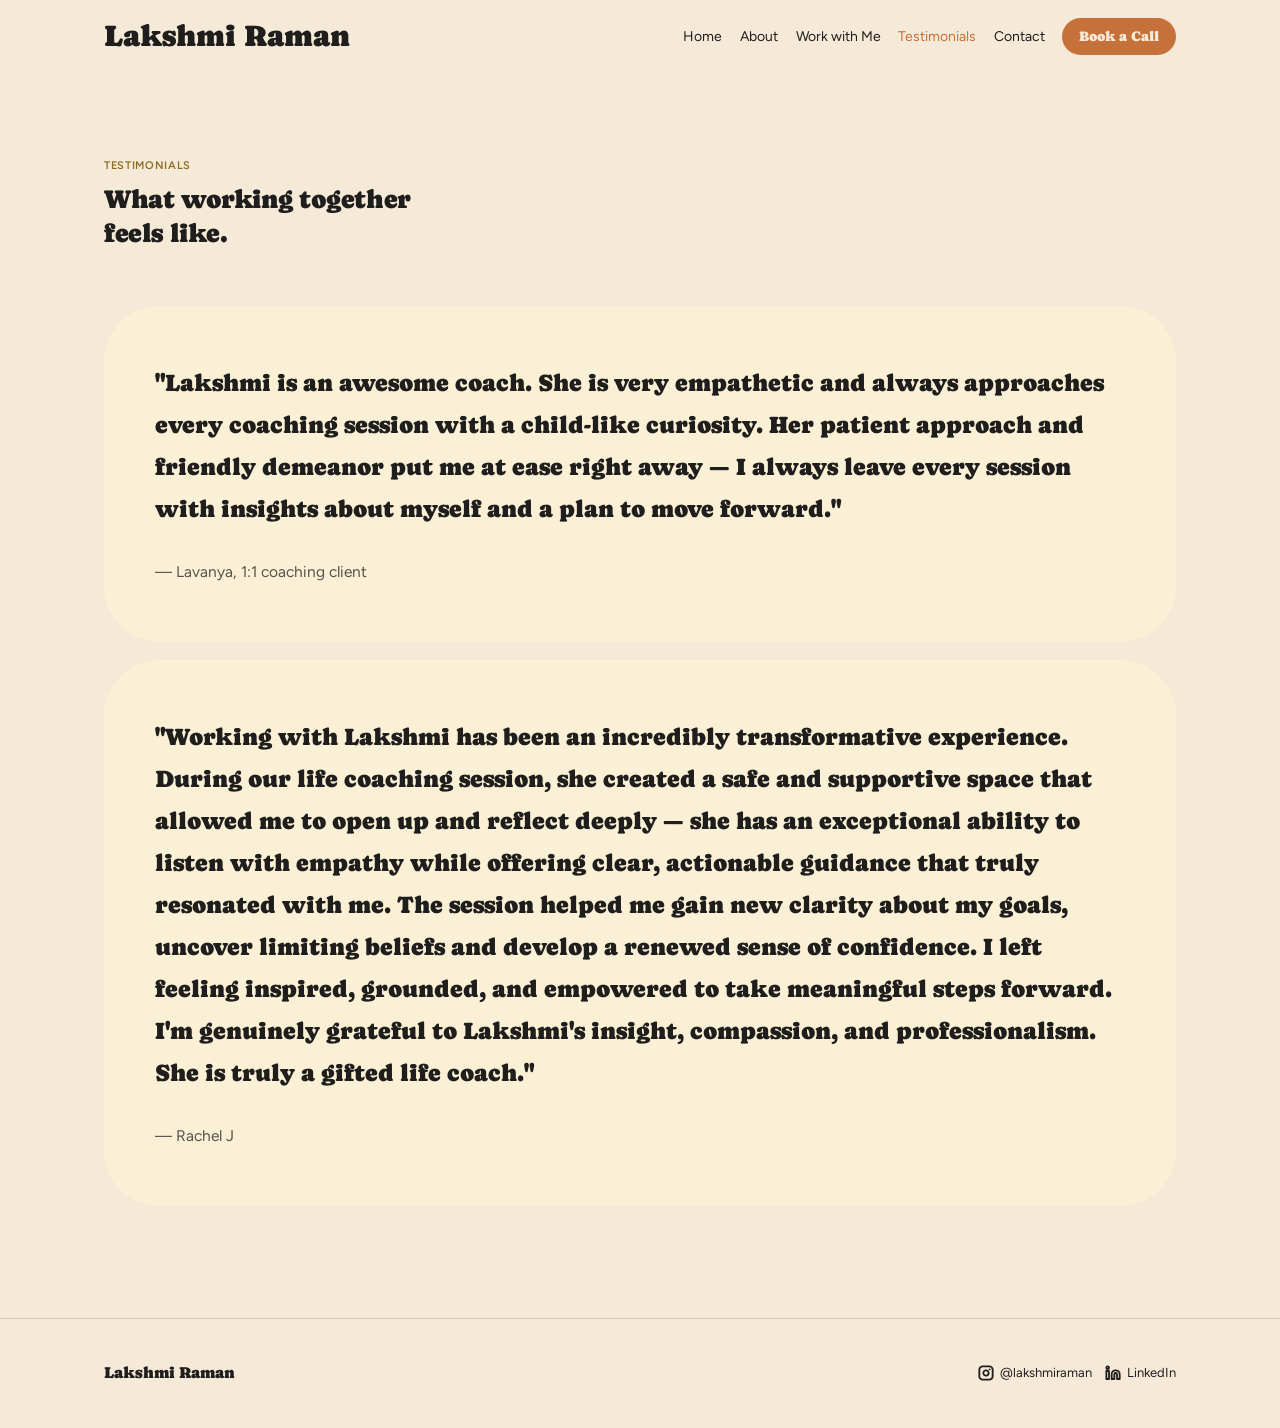
<file: testimonials.html>
<!DOCTYPE html>
<html lang="en">
<head>
<meta charset="utf-8">
<meta name="viewport" content="width=device-width, initial-scale=1">
<title>Testimonials — Lakshmi Raman</title>
<meta name="description" content="What it's like to work with Lakshmi Raman, Identity Coach.">
<link rel="stylesheet" href="styles.css">
</head>
<body>

<nav class="nav">
  <a href="index.html" class="smm-link nav-brand">Lakshmi Raman</a>
  <a href="index.html" class="smm-link">Home</a>
  <a href="about.html" class="smm-link">About</a>
  <a href="program.html" class="smm-link">Work with Me</a>
  <a href="testimonials.html" class="smm-link" aria-current="page">Testimonials</a>
  <a href="contact.html" class="smm-link">Contact</a>
  <a href="contact.html" class="btn btn-primary smm-link">Book a Call</a>
</nav>

<div class="wrap">

  <section style="padding:calc(3 * var(--leading)) 0 var(--leading)">
    <span class="eyebrow sage" style="display:block">Testimonials</span>
    <h1 style="font-size:26px;line-height:1.3;margin:0;max-width:26ch">What working together feels like.</h1>
  </section>

  <section style="padding:var(--leading) 0 calc(3 * var(--leading))">
    <div class="grid-testimonials">
      <figure class="panel panel-sage testimonial-card" style="margin:0">
        <blockquote style="font-family:var(--font-heading);font-weight:400;font-size:clamp(20px, 2vw, 24px);line-height:calc(1.5 * var(--leading));margin:0">"Lakshmi is an awesome coach. She is very empathetic and always approaches every coaching session with a child-like curiosity. Her patient approach and friendly demeanor put me at ease right away — I always leave every session with insights about myself and a plan to move forward."</blockquote>
        <figcaption style="font-size:15.5px;line-height:var(--leading);color:color-mix(in srgb, var(--color-text) 75%, transparent);margin:var(--leading) 0 0">— Lavanya, 1:1 coaching client</figcaption>
      </figure>
      <figure class="panel panel-sage testimonial-card" style="margin:0">
        <blockquote style="font-family:var(--font-heading);font-weight:400;font-size:clamp(20px, 2vw, 24px);line-height:calc(1.5 * var(--leading));margin:0">"Working with Lakshmi has been an incredibly transformative experience. During our life coaching session, she created a safe and supportive space that allowed me to open up and reflect deeply — she has an exceptional ability to listen with empathy while offering clear, actionable guidance that truly resonated with me. The session helped me gain new clarity about my goals, uncover limiting beliefs and develop a renewed sense of confidence. I left feeling inspired, grounded, and empowered to take meaningful steps forward. I'm genuinely grateful to Lakshmi's insight, compassion, and professionalism. She is truly a gifted life coach."</blockquote>
        <figcaption style="font-size:15.5px;line-height:var(--leading);color:color-mix(in srgb, var(--color-text) 75%, transparent);margin:var(--leading) 0 0">— Rachel J</figcaption>
      </figure>
      <!-- Add the next testimonial by copying one of the <figure class="panel panel-sage"> blocks above and editing the quote + name. -->
    </div>
  </section>

</div>

<footer>
  <div class="wrap footer-inner">
    <span style="font-family:var(--font-heading);font-size:16px">Lakshmi Raman</span>
    <div style="display:flex;gap:var(--space-3);align-items:center">
      <a href="https://instagram.com/lakshmiraman" target="_blank" rel="noopener" class="smm-link" style="font-size:13px;display:flex;align-items:center;gap:6px"><svg width="16" height="16" viewBox="0 0 24 24" fill="none" stroke="currentColor" stroke-width="2.75" stroke-linecap="round" stroke-linejoin="round"><rect width="20" height="20" x="2" y="2" rx="5" ry="5"></rect><path d="M16 11.37A4 4 0 1 1 12.63 8 4 4 0 0 1 16 11.37z"></path><line x1="17.5" x2="17.51" y1="6.5" y2="6.5"></line></svg> @lakshmiraman</a>
      <a href="https://www.linkedin.com/in/lakshmi-raman-5a0a5632/" target="_blank" rel="noopener" class="smm-link" style="font-size:13px;display:flex;align-items:center;gap:6px"><svg width="16" height="16" viewBox="0 0 24 24" fill="none" stroke="currentColor" stroke-width="2.75" stroke-linecap="round" stroke-linejoin="round"><path d="M16 8a6 6 0 0 1 6 6v7h-4v-7a2 2 0 0 0-2-2 2 2 0 0 0-2 2v7h-4v-7a6 6 0 0 1 6-6z"></path><rect width="4" height="12" x="2" y="9"></rect><circle cx="4" cy="4" r="2"></circle></svg> LinkedIn</a>
    </div>
  </div>
</footer>

</body>
</html>
</file>
<file: styles.css>
@import url('https://fonts.googleapis.com/css2?family=Caprasimo:wght@400&family=Figtree:wght@400;600;700&display=swap');

:root {
  --color-bg: #f5ead8;
  --color-surface: #ebddc5;
  --color-text: #201e1d;
  --color-accent: #c67139;
  --color-accent-2: #c99a3f;
  --color-divider: color-mix(in srgb, #201e1d 16%, transparent);

  --color-accent-100: #fff2eb;
  --color-accent-200: #ffe1d0;
  --color-accent-600: #b2622d;
  --color-accent-700: #8c491a;
  --color-accent-800: #643312;

  --color-accent-2-100: #faf0d5;
  --color-accent-2-200: #f2ddab;
  --color-accent-2-500: #d1a94f;
  --color-accent-2-700: #8f6b1f;
  --color-accent-2-800: #5f4714;

  --font-heading: "Caprasimo", system-ui, sans-serif;
  --font-body: "Figtree", system-ui, sans-serif;

  --space-1: 4.4px;
  --space-2: 8.8px;
  --space-3: 13.2px;
  --space-4: 17.6px;
  --space-6: 26.4px;
  --space-8: 35.2px;

  --radius-sm: 8px;
  --radius-md: 16px;
  --radius-lg: 28px;

  --shadow-sm: 0 1px 2px color-mix(in srgb, #2e2b25 14%, transparent);
  --shadow-md: 0 3px 10px color-mix(in srgb, #2e2b25 16%, transparent);
  --shadow-lg: 0 12px 32px color-mix(in srgb, #2e2b25 22%, transparent);

  --leading: 28px;
  --edge: clamp(20px, 5vw, 72px);
}

html { scroll-behavior: smooth; }
@media (prefers-reduced-motion: reduce) { html { scroll-behavior: auto; } }
*, *::before, *::after { box-sizing: border-box; }

body {
  margin: 0;
  min-height: 100vh;
  background: var(--color-bg);
  color: var(--color-text);
  font-family: var(--font-body);
  font-size: 15px;
  line-height: 1.55;
  font-weight: 400;
  text-wrap: pretty;
  overflow-x: clip;
}

h1, h2, h3, h4, h5, h6 {
  font-family: var(--font-heading);
  font-weight: 400;
  line-height: 1.12;
  letter-spacing: -0.015em;
  margin: 0 0 var(--space-2);
}
p { margin: 0 0 var(--space-3); }
a { color: var(--color-accent); text-underline-offset: 3px; }
img { display: block; max-width: 100%; }
figure { margin: 0; }
:focus { outline: none; }
:focus-visible { outline: 2px solid var(--color-accent); outline-offset: 2px; }
::selection { background: color-mix(in srgb, var(--color-accent) 30%, transparent); }

.wrap { max-width: 1200px; margin: 0 auto; padding: 0 var(--edge); }

/* — nav — */
.nav {
  display: flex; align-items: center; gap: var(--space-4);
  flex-wrap: wrap; row-gap: var(--space-2);
  padding: var(--space-3) var(--edge);
  position: sticky; top: 0;
  background: color-mix(in srgb, var(--color-bg) 92%, transparent);
  backdrop-filter: blur(6px);
  z-index: 10;
}
@media (min-width: 1272px) {
  .nav { padding-inline: calc((100% - 1200px) / 2 + var(--edge)); }
}
.nav-brand { font-family: var(--font-heading); font-size: 30px !important; margin-right: auto; }
.smm-link { color: inherit; text-decoration: none; }
.nav a { font-size: 14px; }
.nav a:hover, .nav a[aria-current='page'] { color: var(--color-accent); }

/* — buttons — */
.btn {
  display: inline-flex; align-items: center; justify-content: center; gap: 6px;
  cursor: pointer; text-decoration: none;
  font-family: var(--font-heading); font-weight: 400;
  font-size: 14px; line-height: 1.2; color: var(--color-text);
  background: transparent; border: 1px solid transparent;
  padding: var(--space-2) calc(var(--space-3) * 1.2);
  border-radius: 999px;
}
.btn-primary { background: var(--color-accent); color: var(--color-bg); }
.btn-primary:hover { background: var(--color-accent-600); }
.btn-primary:active { background: var(--color-accent-700); }
.btn-secondary { border-color: var(--color-divider); }
.btn-secondary:hover { background: color-mix(in srgb, var(--color-text) 7%, transparent); }
.btn-ghost { color: var(--color-accent); padding-inline: var(--space-1); }
.btn-ghost:hover { background: color-mix(in srgb, var(--color-accent) 10%, transparent); }
.btn-block { width: 100%; margin-top: var(--space-2); }
.btn:disabled { opacity: 0.45; cursor: not-allowed; }

/* — forms — */
.field > label {
  display: block; font-size: 12px; margin-bottom: 5px;
  color: color-mix(in srgb, var(--color-text) 70%, transparent);
}
.input {
  width: 100%; min-height: 36px; padding: 6px 14px; font: inherit;
  font-size: 14px; color: var(--color-text); caret-color: var(--color-accent);
  background: var(--color-surface);
  border: 1px solid var(--color-divider); border-radius: 999px;
}
.input:hover { border-color: color-mix(in srgb, var(--color-text) 45%, transparent); }
.input:focus-visible { border-color: var(--color-accent); outline-offset: 0; }
textarea.input { min-height: 90px; border-radius: var(--radius-md); resize: vertical; }

/* — cards — */
.card {
  display: flex; flex-direction: column; gap: var(--space-2);
  padding: var(--space-3); border-radius: calc(var(--radius-lg) * 1.15); background: var(--color-surface);
}
.card-kicker { font-size: 10px; letter-spacing: 0.1em; text-transform: uppercase; color: var(--color-accent); }
.card-title { font-family: var(--font-heading); font-weight: 400; font-size: 17px; line-height: 1.2; }
.card-body { margin: 0; font-size: 13px; opacity: 0.8; flex: 1; }
.elev-sm { box-shadow: var(--shadow-sm); }

/* — tags — */
.tag {
  display: inline-flex; align-items: center; font-size: 11px;
  letter-spacing: 0.02em; padding: 3px 10px; border-radius: 12px;
}
.tag-accent { background: var(--color-accent-100); color: var(--color-accent-800); }
.tag-accent-2 { background: var(--color-accent-2-100); color: var(--color-accent-2-800); }
.tag-outline { border: 1px solid var(--color-accent); color: var(--color-accent); }

/* — eyebrow — */
.eyebrow {
  display: block; font-size: 11px; letter-spacing: 0.06em; text-transform: uppercase;
  font-weight: 600; color: var(--color-accent-700); margin: 0 0 var(--space-2);
}
.eyebrow.sage { color: var(--color-accent-2-700); }

/* — portrait photo frame — */
.portrait {
  margin: 0; border-radius: 56px; overflow: hidden; flex: 1 1 280px; min-width: 0;
  width: 100%; aspect-ratio: 4/5;
}

/* — footer — */
footer { border-top: 1px solid var(--color-divider); margin-top: var(--leading); }
.footer-inner {
  padding: calc(1.5 * var(--leading)) var(--edge);
  display: flex; flex-wrap: wrap; gap: var(--space-3);
  align-items: center; justify-content: space-between;
}

/* — layout helpers — */
.grid-4 { display: grid; grid-template-columns: repeat(auto-fit, minmax(200px, 1fr)); gap: var(--space-3); }
.grid-icons { display: grid; grid-template-columns: repeat(auto-fit, minmax(160px, 1fr)); gap: var(--space-4); }
.grid-outcomes { display: grid; grid-template-columns: repeat(auto-fit, minmax(260px, 1fr)); gap: var(--space-3) var(--leading); }
.grid-testimonials { display: flex; flex-direction: column; gap: var(--space-4); }
.testimonial-card { border-radius: 28px; padding: calc(1.1 * var(--leading)) clamp(24px, 4vw, 48px); }
.testimonial-card blockquote { max-width: 78ch; }
.split { display: flex; flex-wrap: wrap; gap: var(--leading) clamp(24px, 5vw, 72px); align-items: center; }
.split.top { align-items: flex-start; }
.split > .col-photo { flex: 1 1 280px; min-width: 0; }
.split > .col-text { flex: 2 1 340px; min-width: 0; }

.panel { border-radius: 56px; padding: calc(2 * var(--leading)) clamp(24px, 4vw, 64px); }
.panel-accent { background: var(--color-accent-100); }
.panel-sage { background: var(--color-accent-2-100); }
.panel-surface { background: var(--color-surface); }
</file>
